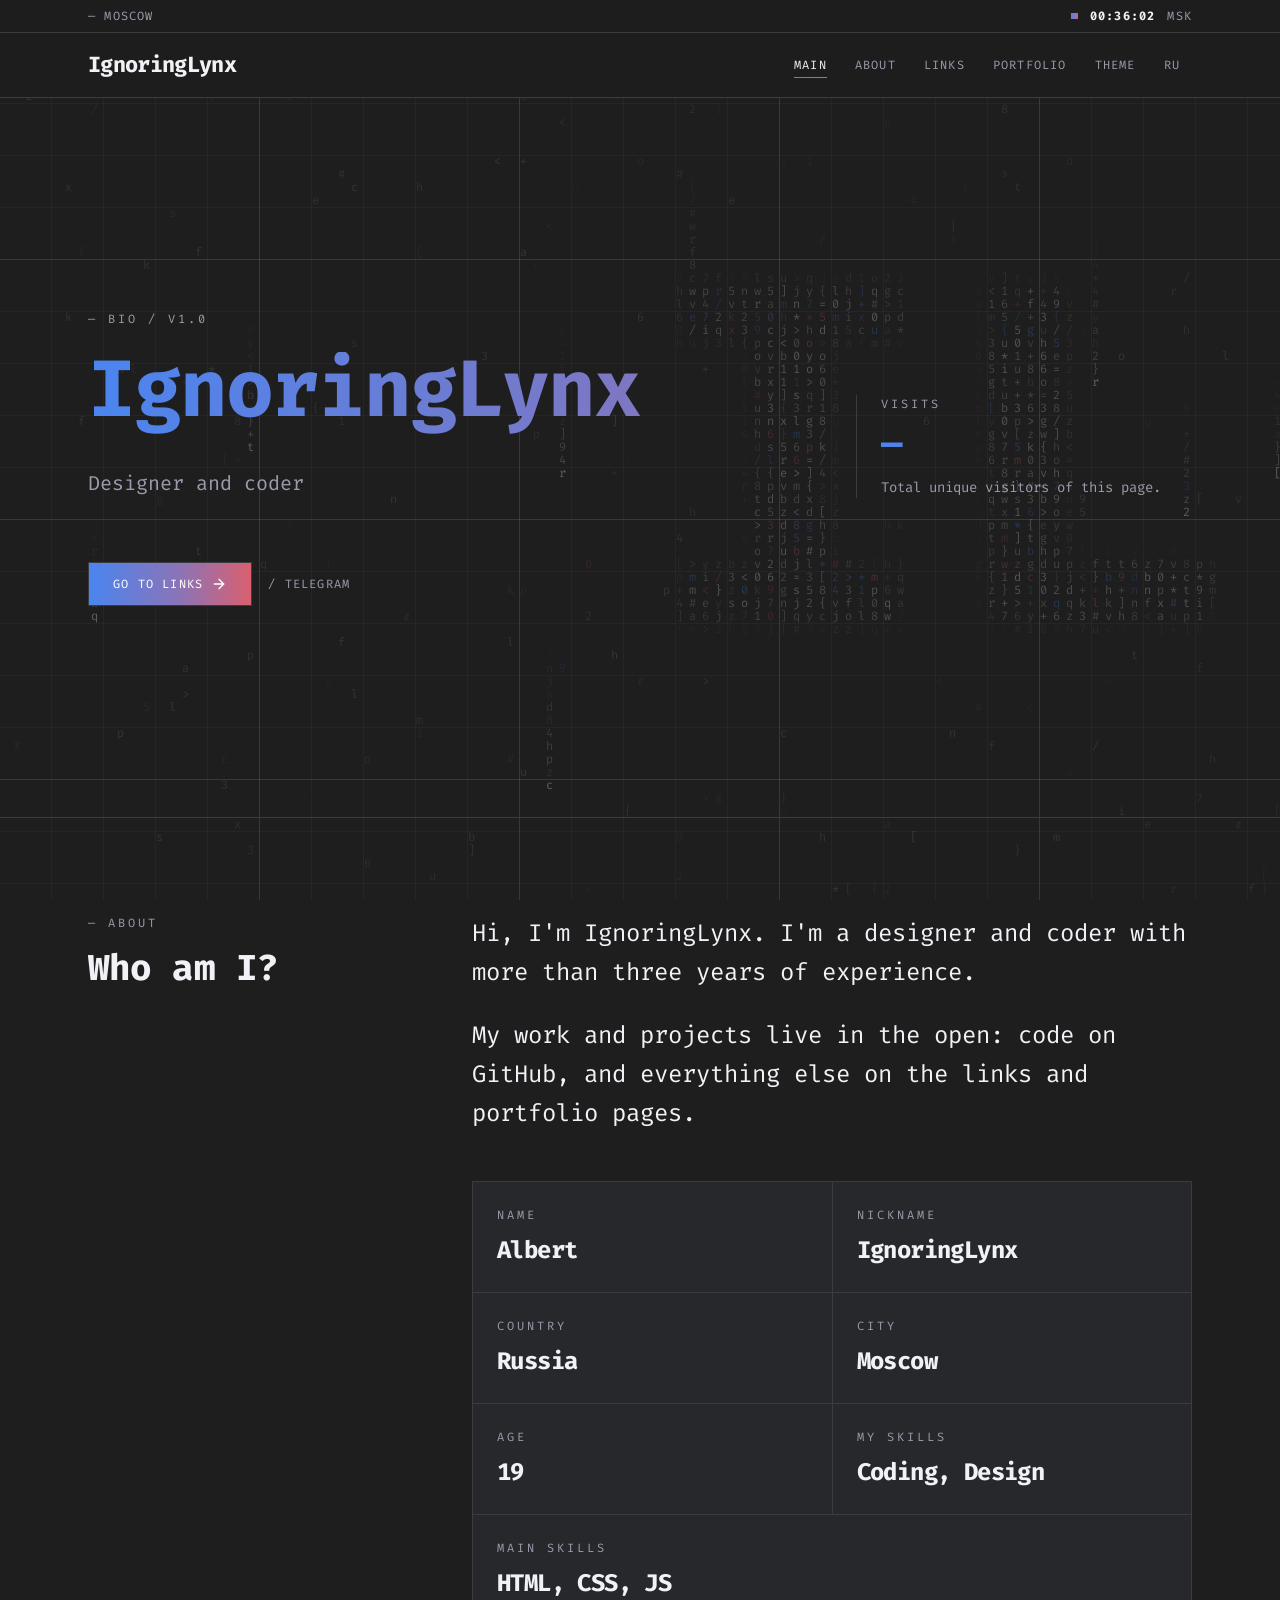
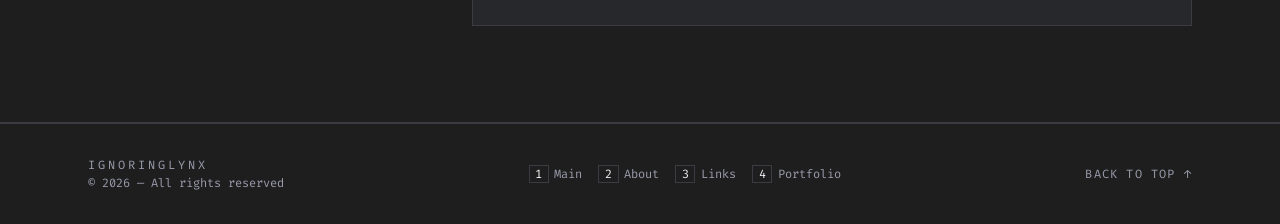
<file: index.html>
<!doctype html>
<html lang="en">
<head>
<meta charset="utf-8">
<meta name="viewport" content="width=device-width, initial-scale=1">
<title>IgnoringLynx</title>
<meta name="description" content="Personal biography and links of IgnoringLynx.">
<meta name="author" content="IgnoringLynx">
<meta property="og:title" content="IgnoringLynx">
<meta property="og:description" content="Personal biography and links of IgnoringLynx.">
<meta property="og:type" content="website">
<link rel="icon" href="data:image/svg+xml,%3Csvg xmlns='http://www.w3.org/2000/svg' viewBox='0 0 32 32'%3E%3Crect width='32' height='32' fill='%231e1e1f'/%3E%3Ctext x='16' y='22' font-family='monospace' font-size='16' font-weight='700' fill='%23fff' text-anchor='middle'%3EIL%3C/text%3E%3C/svg%3E">
<link rel="preload" href="fonts/fira-code-cyrillic.woff2" as="font" type="font/woff2" crossorigin>
<link rel="preload" href="fonts/fira-code-latin.woff2" as="font" type="font/woff2" crossorigin>
<link rel="stylesheet" href="style.css">
<script>document.documentElement.classList.add("pending");setTimeout(function(){document.documentElement.classList.remove("pending")},1500)</script>
</head>
<body data-page="home">

<main id="top">
  <section class="hero">
    <div class="wrap pad">
      <div class="grid">
        <div class="c8">
          <span class="eyebrow">— Bio / v1.0</span>
          <h1>IgnoringLynx</h1>
          <p class="lead">Designer and coder</p>
        </div>
        <div class="c4 side">
          <div class="stat">
            <span class="eyebrow">Visits</span>
            <strong id="visits">—</strong>
            <small data-ru="Всего уникальных посетителей страницы.">Total unique visitors of this page.</small>
          </div>
        </div>
      </div>
      <div class="cta">
        <a class="btn" href="links.html"><span data-ru="Перейти к ссылкам">Go to links</span>
          <svg viewBox="0 0 24 24" fill="none" stroke="currentColor" stroke-width="2" stroke-linecap="round" stroke-linejoin="round" aria-hidden="true"><path d="M5 12h14"/><path d="m12 5 7 7-7 7"/></svg>
        </a>
        <a class="ul" href="https://t.me/IgnoringLynx" target="_blank" rel="noopener noreferrer">/ Telegram</a>
      </div>
    </div>
  </section>

  <section id="about">
    <div class="wrap pad">
      <div class="grid">
        <div class="c4 reveal"><span class="eyebrow">— About</span><h2 data-ru="Кто я?">Who am I?</h2></div>
        <div class="c8 reveal">
          <div class="about">
            <p data-ru="Привет, я IgnoringLynx. Я дизайнер и программист с опытом более трёх лет.">Hi, I'm IgnoringLynx. I'm a designer and coder with more than three years of experience.</p>
            <p data-ru="Мои работы и проекты открыты для всех: код на GitHub, всё остальное — на страницах ссылок и портфолио.">My work and projects live in the open: code on GitHub, and everything else on the links and portfolio pages.</p>
          </div>
          <dl class="info">
            <div><dt class="eyebrow">Name</dt><dd data-ru="Альберт">Albert</dd></div>
            <div><dt class="eyebrow">Nickname</dt><dd>IgnoringLynx</dd></div>
            <div><dt class="eyebrow">Country</dt><dd data-ru="Россия">Russia</dd></div>
            <div><dt class="eyebrow">City</dt><dd data-ru="Москва">Moscow</dd></div>
            <div><dt class="eyebrow">Age</dt><dd>19</dd></div>
            <div><dt class="eyebrow">My Skills</dt><dd data-ru="Программирование, дизайн">Coding, Design</dd></div>
            <div class="wide"><dt class="eyebrow">Main Skills</dt><dd>HTML, CSS, JS</dd></div>
          </dl>
        </div>
      </div>
    </div>
  </section>
</main>

<script src="app.js"></script>
</body>
</html>
</file>
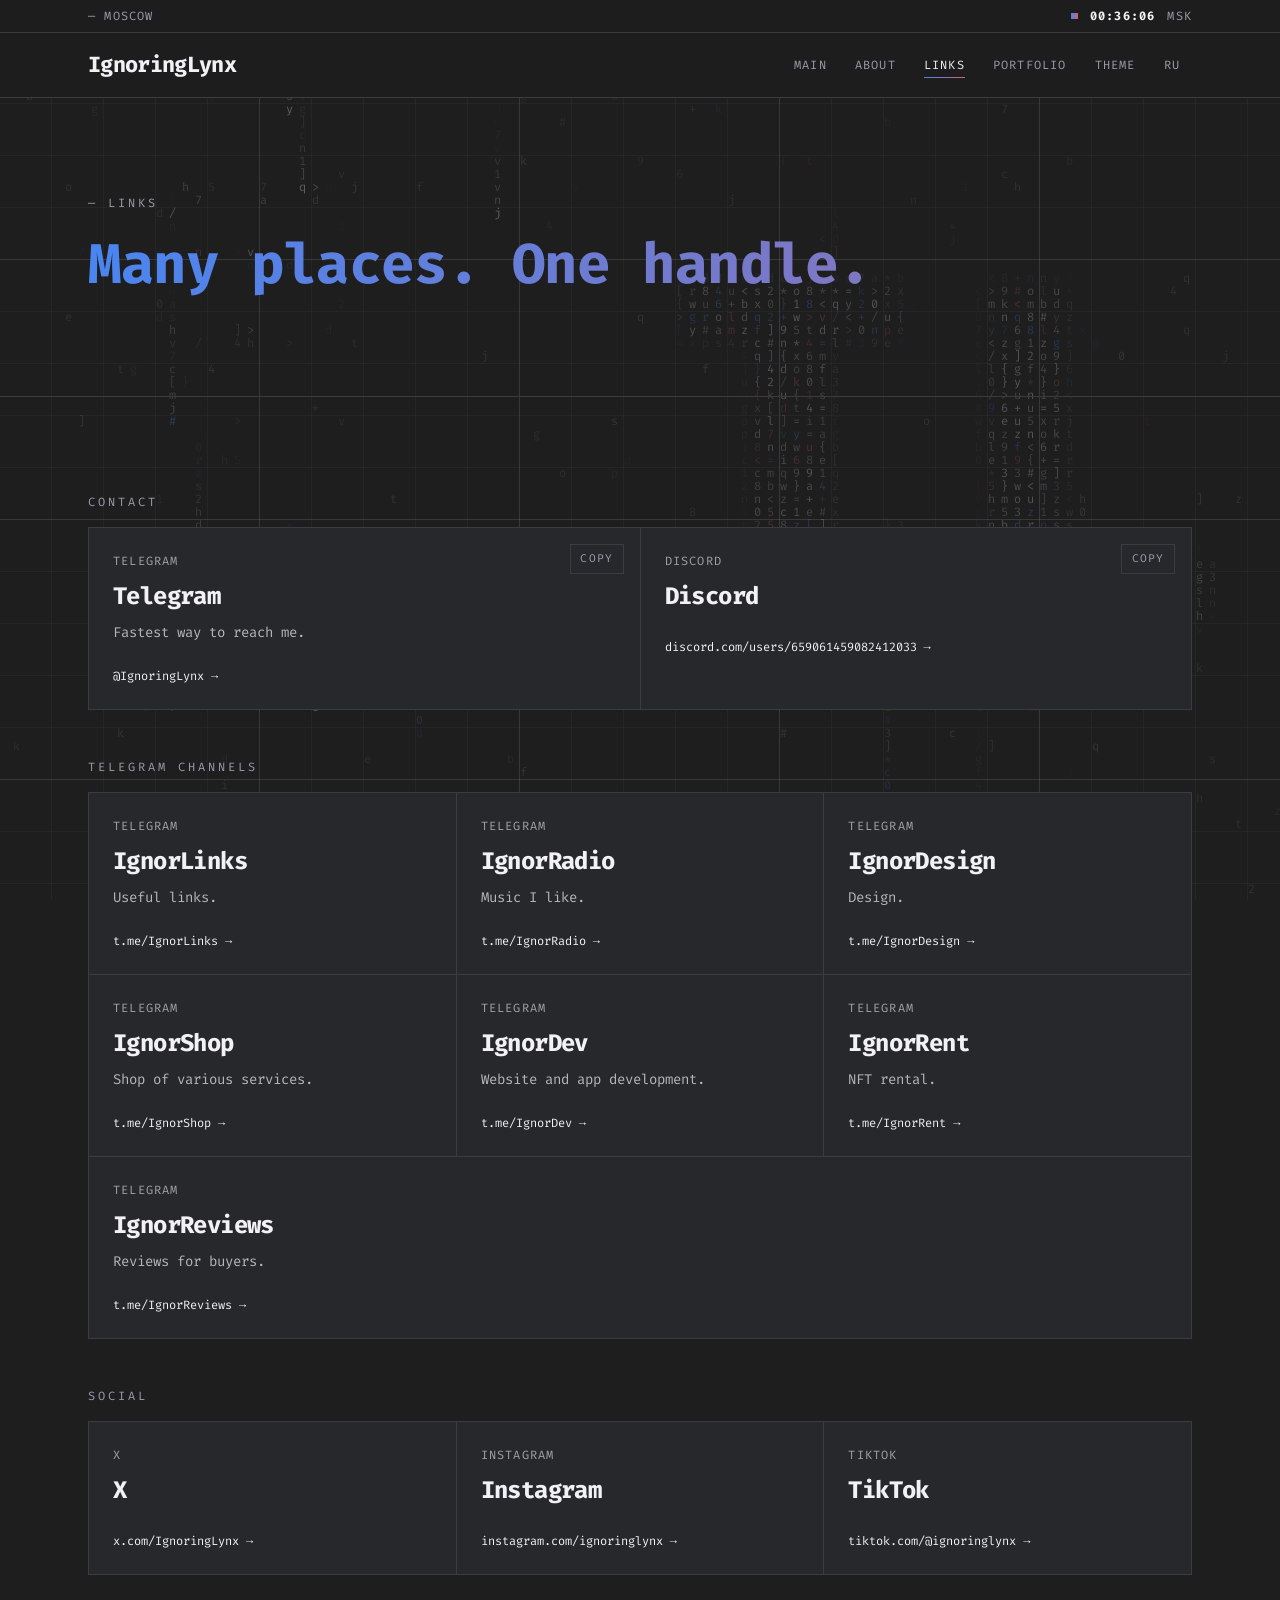
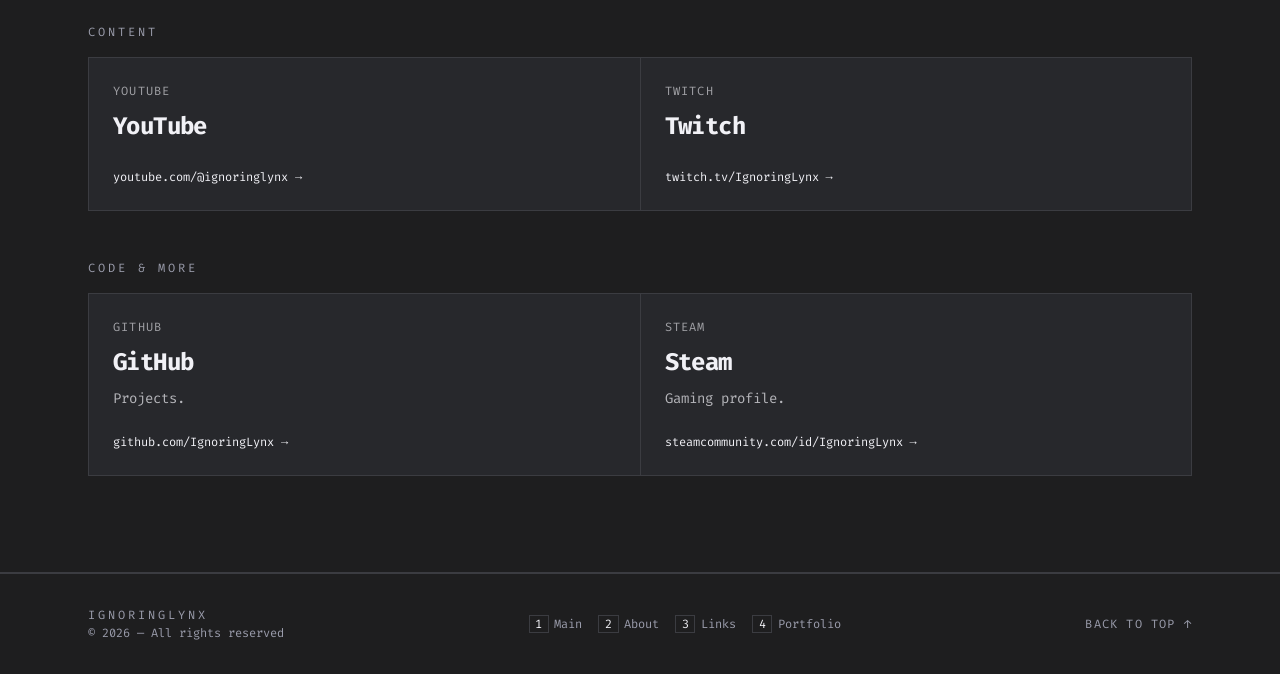
<file: links.html>
<!doctype html>
<html lang="en">
<head>
<meta charset="utf-8">
<meta name="viewport" content="width=device-width, initial-scale=1">
<title>Links — IgnoringLynx</title>
<meta name="description" content="All links and social networks of IgnoringLynx.">
<meta name="author" content="IgnoringLynx">
<meta property="og:title" content="Links — IgnoringLynx">
<meta property="og:description" content="All links and social networks of IgnoringLynx.">
<meta property="og:type" content="website">
<link rel="icon" href="data:image/svg+xml,%3Csvg xmlns='http://www.w3.org/2000/svg' viewBox='0 0 32 32'%3E%3Crect width='32' height='32' fill='%231e1e1f'/%3E%3Ctext x='16' y='22' font-family='monospace' font-size='16' font-weight='700' fill='%23fff' text-anchor='middle'%3EIL%3C/text%3E%3C/svg%3E">
<link rel="preload" href="fonts/fira-code-cyrillic.woff2" as="font" type="font/woff2" crossorigin>
<link rel="preload" href="fonts/fira-code-latin.woff2" as="font" type="font/woff2" crossorigin>
<link rel="stylesheet" href="style.css">
<script>document.documentElement.classList.add("pending");setTimeout(function(){document.documentElement.classList.remove("pending")},1500)</script>
</head>
<body data-page="links">

<main id="top">
  <section>
    <div class="wrap pad">
      <span class="eyebrow">— Links</span>
      <h1 class="sub" data-ru="Много мест. Один ник.">Many places. One handle.</h1>
    </div>
  </section>

  <section>
    <div class="wrap pad">
      <div class="groups">
        <div class="group reveal">
          <span class="eyebrow">Contact</span>
          <div class="cards">
            <div class="cardwrap">
              <a class="card" href="https://t.me/IgnoringLynx" target="_blank" rel="noopener noreferrer"><span class="k">telegram</span><span class="n">Telegram</span><span class="d" data-ru="Быстрее всего связаться со мной.">Fastest way to reach me.</span><span class="h">@IgnoringLynx →</span></a>
              <button class="copy" type="button" data-copy="@IgnoringLynx" data-ru="Копировать">Copy</button>
            </div>
            <div class="cardwrap">
              <a class="card" href="https://discordapp.com/users/659061459082412033" target="_blank" rel="noopener noreferrer"><span class="k">discord</span><span class="n">Discord</span><span class="h">discord.com/users/659061459082412033 →</span></a>
              <button class="copy" type="button" data-copy="IgnoringLynx" data-ru="Копировать">Copy</button>
            </div>
          </div>
        </div>
        <div class="group reveal">
          <span class="eyebrow">Telegram Channels</span>
          <div class="cards three">
            <a class="card" href="https://t.me/IgnorLinks" target="_blank" rel="noopener noreferrer"><span class="k">telegram</span><span class="n">IgnorLinks</span><span class="d" data-ru="Полезные ссылки.">Useful links.</span><span class="h">t.me/IgnorLinks →</span></a>
            <a class="card" href="https://t.me/IgnorRadio" target="_blank" rel="noopener noreferrer"><span class="k">telegram</span><span class="n">IgnorRadio</span><span class="d" data-ru="Музыка, которая мне нравится.">Music I like.</span><span class="h">t.me/IgnorRadio →</span></a>
            <a class="card" href="https://t.me/IgnorDesign" target="_blank" rel="noopener noreferrer"><span class="k">telegram</span><span class="n">IgnorDesign</span><span class="d" data-ru="Дизайн.">Design.</span><span class="h">t.me/IgnorDesign →</span></a>
            <a class="card" href="https://t.me/IgnorShop" target="_blank" rel="noopener noreferrer"><span class="k">telegram</span><span class="n">IgnorShop</span><span class="d" data-ru="Магазин различных услуг.">Shop of various services.</span><span class="h">t.me/IgnorShop →</span></a>
            <a class="card" href="https://t.me/IgnorDev" target="_blank" rel="noopener noreferrer"><span class="k">telegram</span><span class="n">IgnorDev</span><span class="d" data-ru="Разработка сайтов и приложений.">Website and app development.</span><span class="h">t.me/IgnorDev →</span></a>
            <a class="card" href="https://t.me/IgnorRent" target="_blank" rel="noopener noreferrer"><span class="k">telegram</span><span class="n">IgnorRent</span><span class="d" data-ru="Аренда NFT.">NFT rental.</span><span class="h">t.me/IgnorRent →</span></a>
            <a class="card" href="https://t.me/IgnorReviews" target="_blank" rel="noopener noreferrer"><span class="k">telegram</span><span class="n">IgnorReviews</span><span class="d" data-ru="Отзывы для покупателей.">Reviews for buyers.</span><span class="h">t.me/IgnorReviews →</span></a>
          </div>
        </div>
        <div class="group reveal">
          <span class="eyebrow">Social</span>
          <div class="cards three">
            <a class="card" href="https://x.com/IgnoringLynx" target="_blank" rel="noopener noreferrer"><span class="k">x</span><span class="n">X</span><span class="h">x.com/IgnoringLynx →</span></a>
            <a class="card" href="https://www.instagram.com/ignoringlynx" target="_blank" rel="noopener noreferrer"><span class="k">instagram</span><span class="n">Instagram</span><span class="h">instagram.com/ignoringlynx →</span></a>
            <a class="card" href="https://tiktok.com/@ignoringlynx" target="_blank" rel="noopener noreferrer"><span class="k">tiktok</span><span class="n">TikTok</span><span class="h">tiktok.com/@ignoringlynx →</span></a>
          </div>
        </div>
        <div class="group reveal">
          <span class="eyebrow">Content</span>
          <div class="cards">
            <a class="card" href="https://youtube.com/@ignoringlynx" target="_blank" rel="noopener noreferrer"><span class="k">youtube</span><span class="n">YouTube</span><span class="h">youtube.com/@ignoringlynx →</span></a>
            <a class="card" href="https://twitch.tv/IgnoringLynx" target="_blank" rel="noopener noreferrer"><span class="k">twitch</span><span class="n">Twitch</span><span class="h">twitch.tv/IgnoringLynx →</span></a>
          </div>
        </div>
        <div class="group reveal">
          <span class="eyebrow">Code &amp; More</span>
          <div class="cards">
            <a class="card" href="https://github.com/IgnoringLynx" target="_blank" rel="noopener noreferrer"><span class="k">github</span><span class="n">GitHub</span><span class="d" data-ru="Проекты.">Projects.</span><span class="h">github.com/IgnoringLynx →</span></a>
            <a class="card" href="https://steamcommunity.com/id/IgnoringLynx/" target="_blank" rel="noopener noreferrer"><span class="k">steam</span><span class="n">Steam</span><span class="d" data-ru="Игровой профиль.">Gaming profile.</span><span class="h">steamcommunity.com/id/IgnoringLynx →</span></a>
          </div>
        </div>
      </div>
    </div>
  </section>
</main>

<script src="app.js"></script>
</body>
</html>
</file>
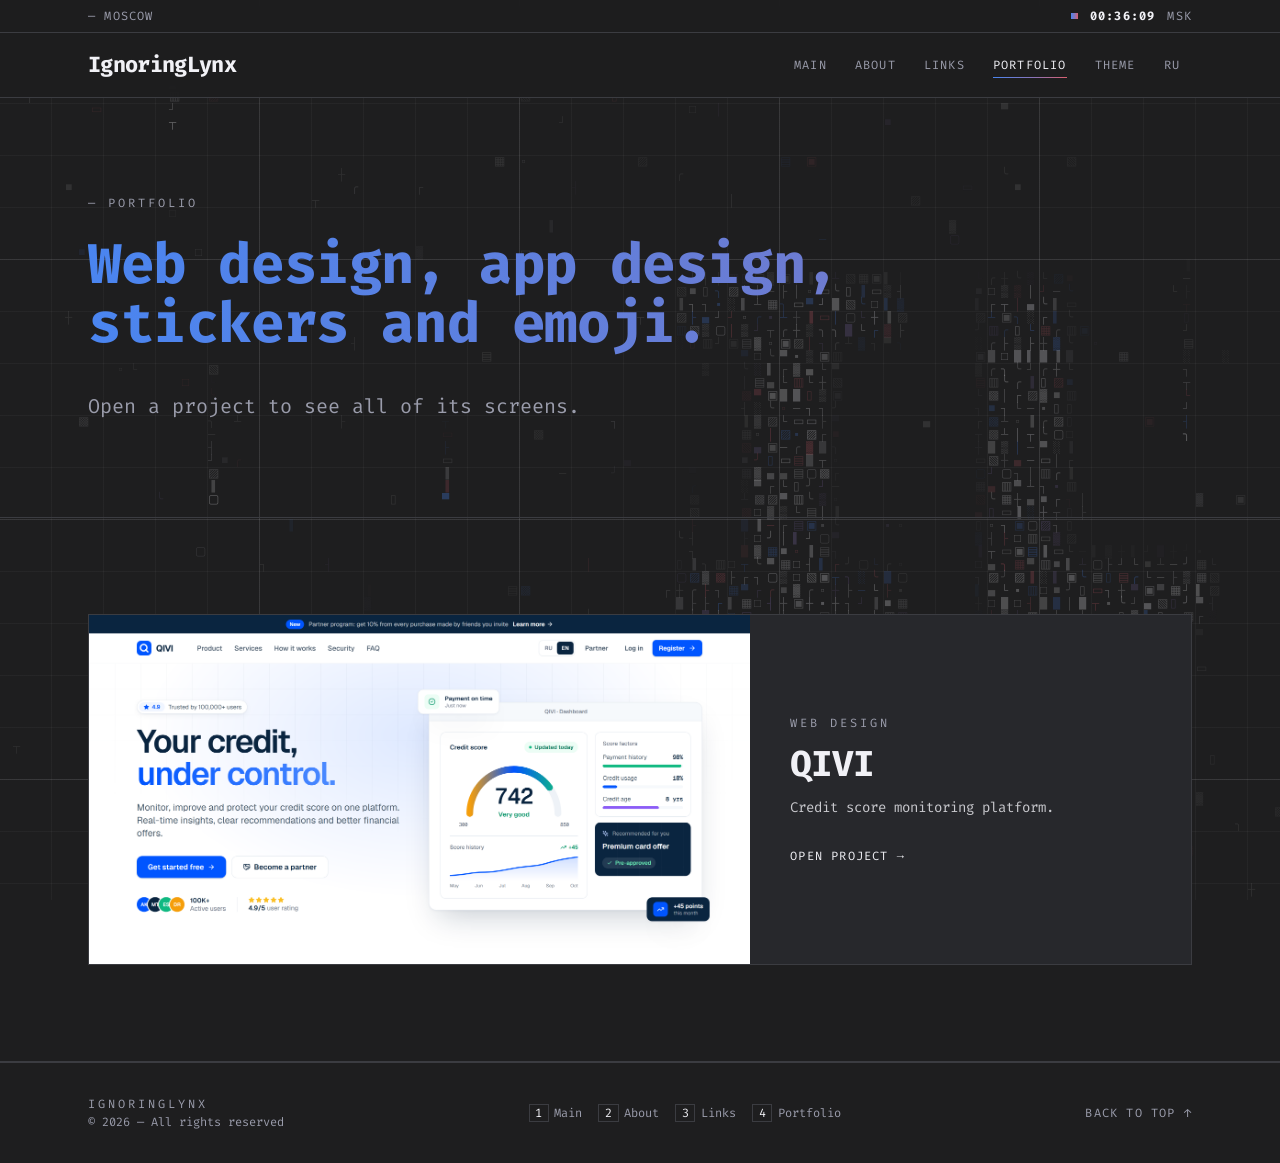
<file: portfolio.html>
<!doctype html>
<html lang="en">
<head>
<meta charset="utf-8">
<meta name="viewport" content="width=device-width, initial-scale=1">
<title>Portfolio — IgnoringLynx</title>
<meta name="description" content="Design and development work by IgnoringLynx.">
<meta name="author" content="IgnoringLynx">
<meta property="og:title" content="Portfolio — IgnoringLynx">
<meta property="og:description" content="Design and development work by IgnoringLynx.">
<meta property="og:type" content="website">
<link rel="icon" href="data:image/svg+xml,%3Csvg xmlns='http://www.w3.org/2000/svg' viewBox='0 0 32 32'%3E%3Crect width='32' height='32' fill='%231e1e1f'/%3E%3Ctext x='16' y='22' font-family='monospace' font-size='16' font-weight='700' fill='%23fff' text-anchor='middle'%3EIL%3C/text%3E%3C/svg%3E">
<link rel="preload" href="fonts/fira-code-cyrillic.woff2" as="font" type="font/woff2" crossorigin>
<link rel="preload" href="fonts/fira-code-latin.woff2" as="font" type="font/woff2" crossorigin>
<link rel="stylesheet" href="style.css">
<script>document.documentElement.classList.add("pending");setTimeout(function(){document.documentElement.classList.remove("pending")},1500)</script>
</head>
<body data-page="portfolio">

<main id="top">
  <section>
    <div class="wrap pad">
      <span class="eyebrow">— Portfolio</span>
      <h1 class="sub" data-ru="Веб-дизайн, дизайн приложений, стикеры и эмодзи.">Web design, app design, stickers and emoji.</h1>
      <p class="lead" data-ru="Откройте проект, чтобы увидеть все экраны.">Open a project to see all of its screens.</p>
    </div>
  </section>

  <section>
    <div class="wrap pad">
      <div class="gallery reveal">
        <a class="work project" href="project-qivi.html">
          <div class="art shot"><img src="images/01-home-hero-desktop-en.png" alt="QIVI" decoding="async"></div>
          <div class="cap">
            <span class="eyebrow">Web Design</span>
            <b>QIVI</b>
            <span class="d" data-ru="Платформа для мониторинга кредитного рейтинга." >Credit score monitoring platform.</span>
            <span class="more" data-ru="Открыть проект →">Open project →</span>
          </div>
        </a>
      </div>
    </div>
  </section>
</main>

<script src="app.js"></script>
</body>
</html>
</file>
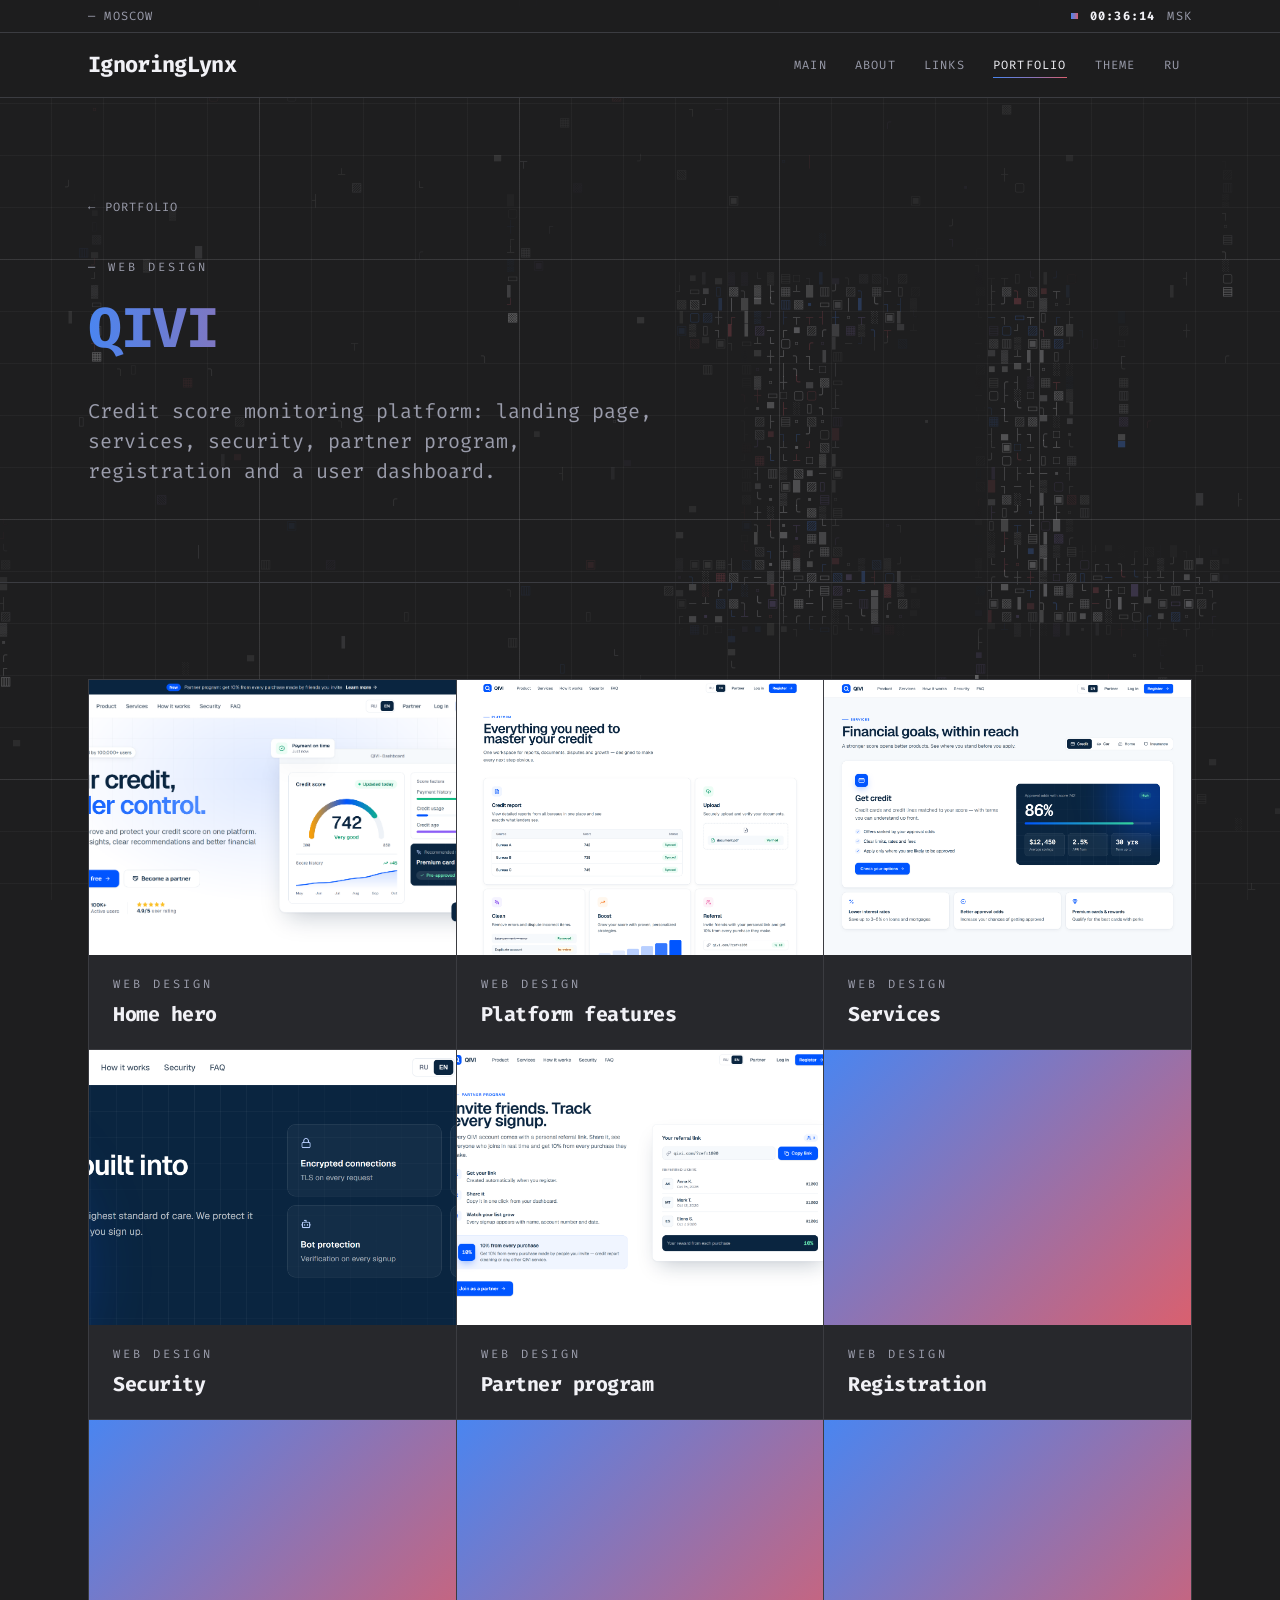
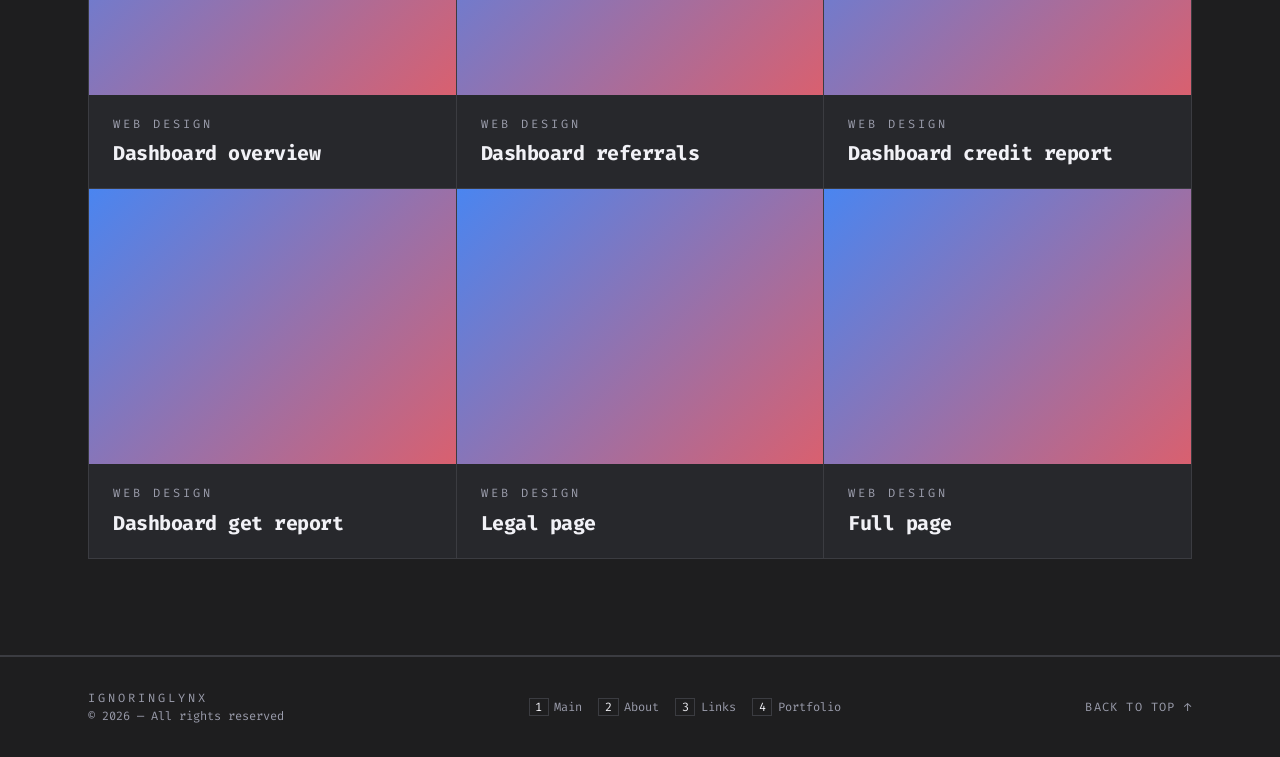
<file: project-qivi.html>
<!doctype html>
<html lang="en">
<head>
<meta charset="utf-8">
<meta name="viewport" content="width=device-width, initial-scale=1">
<title>QIVI — IgnoringLynx</title>
<meta name="description" content="QIVI: web design of a credit score monitoring platform by IgnoringLynx.">
<meta name="author" content="IgnoringLynx">
<meta property="og:title" content="QIVI — IgnoringLynx">
<meta property="og:description" content="QIVI: web design of a credit score monitoring platform by IgnoringLynx.">
<meta property="og:type" content="website">
<link rel="icon" href="data:image/svg+xml,%3Csvg xmlns='http://www.w3.org/2000/svg' viewBox='0 0 32 32'%3E%3Crect width='32' height='32' fill='%231e1e1f'/%3E%3Ctext x='16' y='22' font-family='monospace' font-size='16' font-weight='700' fill='%23fff' text-anchor='middle'%3EIL%3C/text%3E%3C/svg%3E">
<link rel="preload" href="fonts/fira-code-cyrillic.woff2" as="font" type="font/woff2" crossorigin>
<link rel="preload" href="fonts/fira-code-latin.woff2" as="font" type="font/woff2" crossorigin>
<link rel="stylesheet" href="style.css">
<script>document.documentElement.classList.add("pending");setTimeout(function(){document.documentElement.classList.remove("pending")},1500)</script>
</head>
<body data-page="portfolio">

<main id="top">
  <section>
    <div class="wrap pad">
      <a class="ul" href="portfolio.html" data-ru="← Портфолио">← Portfolio</a>
      <span class="eyebrow" style="margin-top:2.5rem">— Web Design</span>
      <h1 class="sub">QIVI</h1>
      <p class="lead" data-ru="Платформа для мониторинга кредитного рейтинга: лендинг, услуги, безопасность, партнёрская программа, регистрация и личный кабинет.">Credit score monitoring platform: landing page, services, security, partner program, registration and a user dashboard.</p>
    </div>
  </section>

  <section>
    <div class="wrap pad">
      <div class="gallery reveal">
        <button class="work" type="button" data-tag="Web Design">
          <div class="art shot"><img src="images/01-home-hero-desktop-en.png" alt="Home hero" loading="lazy" decoding="async"></div>
          <div class="cap"><span class="eyebrow">Web Design</span><b data-ru="Главный экран">Home hero</b></div>
        </button>
        <button class="work" type="button" data-tag="Web Design">
          <div class="art shot"><img src="images/02-platform-features-desktop-en.png" alt="Platform features" loading="lazy" decoding="async"></div>
          <div class="cap"><span class="eyebrow">Web Design</span><b data-ru="Возможности платформы">Platform features</b></div>
        </button>
        <button class="work" type="button" data-tag="Web Design">
          <div class="art shot"><img src="images/03-services-desktop-en.png" alt="Services" loading="lazy" decoding="async"></div>
          <div class="cap"><span class="eyebrow">Web Design</span><b data-ru="Услуги">Services</b></div>
        </button>
        <button class="work" type="button" data-tag="Web Design">
          <div class="art shot"><img src="images/04-security-desktop-en.png" alt="Security" loading="lazy" decoding="async"></div>
          <div class="cap"><span class="eyebrow">Web Design</span><b data-ru="Безопасность">Security</b></div>
        </button>
        <button class="work" type="button" data-tag="Web Design">
          <div class="art shot"><img src="images/05-partner-program-desktop-en.png" alt="Partner program" loading="lazy" decoding="async"></div>
          <div class="cap"><span class="eyebrow">Web Design</span><b data-ru="Партнёрская программа">Partner program</b></div>
        </button>
        <button class="work" type="button" data-tag="Web Design">
          <div class="art shot"><img src="images/06-registration-desktop-en.png" alt="Registration" loading="lazy" decoding="async"></div>
          <div class="cap"><span class="eyebrow">Web Design</span><b data-ru="Регистрация">Registration</b></div>
        </button>
        <button class="work" type="button" data-tag="Web Design">
          <div class="art shot"><img src="images/07-dashboard-overview-desktop-en.png" alt="Dashboard overview" loading="lazy" decoding="async"></div>
          <div class="cap"><span class="eyebrow">Web Design</span><b data-ru="Дашборд: обзор">Dashboard overview</b></div>
        </button>
        <button class="work" type="button" data-tag="Web Design">
          <div class="art shot"><img src="images/08-dashboard-referrals-desktop-en.png" alt="Dashboard referrals" loading="lazy" decoding="async"></div>
          <div class="cap"><span class="eyebrow">Web Design</span><b data-ru="Дашборд: рефералы">Dashboard referrals</b></div>
        </button>
        <button class="work" type="button" data-tag="Web Design">
          <div class="art shot"><img src="images/09-dashboard-credit-report-desktop-en.png" alt="Dashboard credit report" loading="lazy" decoding="async"></div>
          <div class="cap"><span class="eyebrow">Web Design</span><b data-ru="Дашборд: кредитный отчёт">Dashboard credit report</b></div>
        </button>
        <button class="work" type="button" data-tag="Web Design">
          <div class="art shot"><img src="images/10-dashboard-get-report-desktop-en.png" alt="Dashboard get report" loading="lazy" decoding="async"></div>
          <div class="cap"><span class="eyebrow">Web Design</span><b data-ru="Дашборд: получить отчёт">Dashboard get report</b></div>
        </button>
        <button class="work" type="button" data-tag="Web Design">
          <div class="art shot"><img src="images/11-legal-page-desktop-en.png" alt="Legal page" loading="lazy" decoding="async"></div>
          <div class="cap"><span class="eyebrow">Web Design</span><b data-ru="Юридическая страница">Legal page</b></div>
        </button>
        <button class="work" type="button" data-tag="Web Design" data-tall>
          <div class="art shot"><img src="images/12-full-page-desktop-en.png" alt="Full page" loading="lazy" decoding="async"></div>
          <div class="cap"><span class="eyebrow">Web Design</span><b data-ru="Страница целиком">Full page</b></div>
        </button>
      </div>
    </div>
  </section>
<div class="lb" id="lb" hidden role="dialog" aria-modal="true" aria-label="Gallery">
  <div class="lb-top">
    <span class="eyebrow lb-count"></span>
    <div class="lb-btns">
      <button class="lb-btn lb-zout" type="button" aria-label="Zoom out">−</button>
      <button class="lb-btn lb-zoom" type="button" aria-label="Reset zoom">100%</button>
      <button class="lb-btn lb-zin" type="button" aria-label="Zoom in">+</button>
      <button class="lb-btn lb-fs" type="button" data-ru="На весь экран">Fullscreen</button>
      <button class="lb-btn lb-close" type="button" data-ru="Закрыть">Close</button>
    </div>
  </div>
  <div class="lb-main">
    <button class="lb-nav lb-prev" type="button" aria-label="Previous">←</button>
    <div class="lb-stage"></div>
    <button class="lb-nav lb-next" type="button" aria-label="Next">→</button>
  </div>
  <div class="lb-bottom">
    <span class="eyebrow lb-tag"></span>
    <b class="lb-title"></b>
  </div>
</div>
</main>

<script src="app.js"></script>
<script src="gallery.js"></script>
</body>
</html>
</file>
<file: style.css>
@font-face {
  font-family: "Fira Code";
  font-style: normal;
  font-weight: 300 700;
  font-display: swap;
  src: url("fonts/fira-code-cyrillic.woff2") format("woff2");
  unicode-range: U+0301, U+0400-045F, U+0490-0491, U+04B0-04B1, U+2116;
}
@font-face {
  font-family: "Fira Code";
  font-style: normal;
  font-weight: 300 700;
  font-display: swap;
  src: url("fonts/fira-code-latin.woff2") format("woff2");
  unicode-range: U+0000-00FF, U+0131, U+0152-0153, U+02BB-02BC, U+02C6, U+02DA, U+02DC, U+2000-206F, U+2074, U+20AC, U+2122, U+2191, U+2193, U+2212, U+2215, U+FEFF, U+FFFD;
}@font-face {
  font-family: "Geist";
  font-style: normal;
  font-weight: 100 900;
  font-display: swap;
  src: url("fonts/geist-cyrillic.woff2") format("woff2");
  unicode-range: U+0301, U+0400-045F, U+0490-0491, U+04B0-04B1, U+2116;
}
@font-face {
  font-family: "Geist";
  font-style: normal;
  font-weight: 100 900;
  font-display: swap;
  src: url("fonts/geist-latin.woff2") format("woff2");
  unicode-range: U+0000-00FF, U+0131, U+0152-0153, U+02BB-02BC, U+02C6, U+02DA, U+02DC, U+0304, U+0308, U+0329, U+2000-206F, U+20AC, U+2122, U+2191, U+2193, U+2212, U+2215, U+FEFF, U+FFFD;
}
@font-face {
  font-family: "Geist Mono";
  font-style: normal;
  font-weight: 100 900;
  font-display: swap;
  src: url("fonts/geist-mono-cyrillic.woff2") format("woff2");
  unicode-range: U+0301, U+0400-045F, U+0490-0491, U+04B0-04B1, U+2116;
}
@font-face {
  font-family: "Geist Mono";
  font-style: normal;
  font-weight: 100 900;
  font-display: swap;
  src: url("fonts/geist-mono-latin.woff2") format("woff2");
  unicode-range: U+0000-00FF, U+0131, U+0152-0153, U+02BB-02BC, U+02C6, U+02DA, U+02DC, U+0304, U+0308, U+0329, U+2000-206F, U+20AC, U+2122, U+2191, U+2193, U+2212, U+2215, U+FEFF, U+FFFD;
}:root {
  --background: #1e1e1f;
  --surface: #27282c;
  --foreground: #f1f1f6;
  --border: #3b3c41;
  --muted: #9a9cab;
  --grad: linear-gradient(90deg, #4a85f0, #8a74b8 55%, #d9606f);
  --sans: "Fira Code", ui-monospace, SFMono-Regular, Menlo, Consolas, "Liberation Mono", monospace;
  --mono: "Fira Code", ui-monospace, SFMono-Regular, Menlo, Consolas, monospace;
}
:root[data-theme="light"] {
  --background: #f3f3f8;
  --surface: #ffffff;
  --foreground: #1e1e1f;
  --border: #cfd0da;
  --muted: #6a6c7a;
}
.glyphs { position: fixed; inset: 0; width: 100%; height: 100%; z-index: -1; pointer-events: none; }
.glyphs.blueprint {
  background-image:
    linear-gradient(to right, color-mix(in srgb, var(--foreground) 9%, transparent) 1px, transparent 1px),
    linear-gradient(to bottom, color-mix(in srgb, var(--foreground) 9%, transparent) 1px, transparent 1px),
    linear-gradient(to right, color-mix(in srgb, var(--foreground) 4%, transparent) 1px, transparent 1px),
    linear-gradient(to bottom, color-mix(in srgb, var(--foreground) 4%, transparent) 1px, transparent 1px);
  background-size: 260px 260px, 260px 260px, 52px 52px, 52px 52px;
  background-position: -1px -1px, -1px -1px, -1px -1px, -1px -1px;
}
.il-bg { position: fixed; inset: 0; z-index: -1; overflow: hidden; pointer-events: none; }
.il-rot {
  position: absolute;
  left: 50%;
  top: 50%;
  width: 0;
  transform: translate(-50%, -50%) rotate(-18deg);
}
.il-row {
  width: max-content;
  height: var(--il-pitch);
  line-height: var(--il-pitch);
  font-family: var(--sans);
  font-size: var(--il-size);
  font-weight: 800;
  letter-spacing: .04em;
  white-space: pre;
  color: color-mix(in srgb, var(--foreground) 5%, transparent);
  animation: il-left 180s linear infinite;
  will-change: transform;
}
@keyframes il-left {
  from { transform: translateX(0); }
  to { transform: translateX(calc(var(--il-shift, 3000px) * -1)); }
}
@media (prefers-reduced-motion: reduce) {
  .il-row { animation: none; }
}
*, *::before, *::after { box-sizing: border-box; margin: 0; padding: 0; }
html { scroll-behavior: smooth; scroll-padding-top: 7rem; }
body {
  font-family: var(--sans);
  background: var(--background);
  color: var(--foreground);
  min-height: 100vh;
  display: flex;
  flex-direction: column;
  line-height: 1.5;
  -webkit-font-smoothing: antialiased;
}
body.lb-open { overflow: hidden; }
html.pending body { visibility: hidden; }
a { color: inherit; text-decoration: none; }
button { font: inherit; color: inherit; }
::selection { background: #8a74b8; color: #fff; }
.wrap { max-width: 72rem; margin: 0 auto; padding: 0 1.5rem; width: 100%; }
.eyebrow {
  font-family: var(--mono);
  font-size: .75rem;
  letter-spacing: .25em;
  text-transform: uppercase;
  color: var(--muted);
  display: block;
}
header {
  position: sticky;
  top: 0;
  z-index: 50;
  border-bottom: 1px solid var(--border);
  background: color-mix(in srgb, var(--background) 92%, transparent);
  backdrop-filter: blur(8px);
  transition: transform .3s;
}
@media (prefers-reduced-motion: reduce) { header { transition: none; } }
.strip { border-bottom: 1px solid var(--border); max-height: 2.1rem; overflow: hidden; transition: max-height .25s ease, border-color .25s ease; }
header.hide { transform: translateY(-100%); }
.strip .wrap {
  height: 2rem;
  display: flex;
  align-items: center;
  justify-content: space-between;
  font-family: var(--mono);
  font-size: .75rem;
  letter-spacing: .1em;
  text-transform: uppercase;
  color: var(--muted);
}
.strip .clock { display: flex; align-items: center; gap: .75rem; }
.strip .clock b { font-weight: 700; color: var(--foreground); font-variant-numeric: tabular-nums; }
.strip .dot { width: .4rem; height: .4rem; background: var(--grad); display: inline-block; }
.bar { min-height: 4rem; transition: min-height .25s ease; display: flex; flex-wrap: wrap; align-items: center; justify-content: space-between; gap: 0 1rem; padding-top: .25rem; padding-bottom: .25rem; }
.brand { display: flex; align-items: center; gap: .75rem; }
.brand b { font-size: 1.375rem; font-weight: 700; letter-spacing: -.03em; line-height: 1; transition: font-size .25s ease; }
.burger, .menu-meta { display: none; }
.menu-tools { display: contents; }
@media (max-width: 480px) { .brand b { font-size: 1.125rem; } }
nav { display: flex; flex-wrap: wrap; align-items: center; gap: .25rem; }
nav a, .theme {
  position: relative;
  padding: .5rem .75rem;
  font-family: var(--mono);
  font-size: .75rem;
  letter-spacing: .1em;
  text-transform: uppercase;
  color: var(--muted);
  transition: color .3s;
  background: none;
  border: 0;
  cursor: pointer;
}
nav a:hover, .theme:hover, nav a.active { color: var(--foreground); }
nav a::after, .theme::after {
  content: "";
  position: absolute;
  left: .75rem; bottom: .25rem;
  width: 0; height: 1px;
  background: var(--grad);
  transition: width .3s;
}
nav a:hover::after, .theme:hover::after { width: calc(100% - 1.5rem); }
nav a.active::after { width: calc(100% - 1.5rem); }
.burger {
  position: relative;
  width: 2.5rem;
  height: 2.5rem;
  flex: none;
  background: none;
  border: 1px solid var(--border);
  color: var(--foreground);
  cursor: pointer;
  transition: border-color .3s;
}
.burger:hover { border-color: var(--foreground); }
.burger span {
  position: absolute;
  left: .6rem;
  right: .6rem;
  height: 2px;
  background: currentColor;
  transition: transform .3s ease, opacity .3s ease, top .3s ease;
}
.burger span:nth-child(1) { top: .8rem; }
.burger span:nth-child(2) { top: 1.15rem; }
.burger span:nth-child(3) { top: 1.5rem; }
header.open .burger span:nth-child(1) { top: 1.15rem; transform: rotate(45deg); }
header.open .burger span:nth-child(2) { opacity: 0; }
header.open .burger span:nth-child(3) { top: 1.15rem; transform: rotate(-45deg); }
body.menu-open { overflow: hidden; }
@media (max-width: 720px) {
  html { scroll-padding-top: 4.5rem; }
  .strip { display: none; }
  .bar { min-height: 3.5rem; flex-wrap: nowrap; padding-top: 0; padding-bottom: 0; }
  .burger { display: block; }
  nav {
    position: absolute;
    top: 100%;
    left: 0;
    right: 0;
    height: calc(100vh - 3.5rem);
    height: calc(100dvh - 3.5rem);
    flex-direction: column;
    flex-wrap: nowrap;
    align-items: stretch;
    justify-content: flex-start;
    gap: 0;
    padding: 1rem 1.5rem 1.5rem;
    background: var(--background);
    border-top: 1px solid var(--border);
    overflow-y: auto;
    opacity: 0;
    visibility: hidden;
    transform: translateY(-10px);
    transition: opacity .25s ease, transform .25s ease, visibility .25s ease;
  }
  header.open nav { opacity: 1; visibility: visible; transform: none; }
  nav a {
    display: flex;
    align-items: baseline;
    gap: .9rem;
    padding: 1.05rem 0;
    font-size: 1.5rem;
    letter-spacing: .04em;
    color: var(--foreground);
    border-bottom: 1px solid var(--border);
  }
  nav a::before { content: attr(data-key); font-size: .8rem; color: var(--muted); }
  nav a::after { left: 0; bottom: -1px; }
  nav a:hover::after, nav a.active::after { width: 100%; }
  nav a.active { color: var(--foreground); }
  .menu-tools { display: flex; flex-wrap: wrap; align-items: center; gap: .75rem; margin-top: auto; padding-top: 2rem; }
  .menu-tools .theme { padding: .75rem 1rem; border: 1px solid var(--border); }
  .menu-tools .theme::after { display: none; }
  .menu-meta {
    display: flex;
    align-items: center;
    gap: .6rem;
    width: 100%;
    margin-top: .5rem;
    font-size: .75rem;
    letter-spacing: .1em;
    text-transform: uppercase;
    color: var(--muted);
  }
  .menu-meta b { color: var(--foreground); font-variant-numeric: tabular-nums; }
}
section { border-bottom: 1px solid var(--border); }
.hero { min-height: 80vh; display: flex; flex-direction: column; justify-content: center; }
.pad { padding-top: 6rem; padding-bottom: 6rem; }
.grid { display: grid; gap: 3rem; }
@media (min-width: 768px) {
  .grid { grid-template-columns: repeat(12, 1fr); }
  .c4 { grid-column: span 4; }
  .c8 { grid-column: span 8; }
}
h1 {
  margin-top: 1.5rem;
  font-size: clamp(2.1rem, 8vw, 5rem);
  font-weight: 700;
  line-height: .95;
  letter-spacing: -.025em;
  text-wrap: balance;
  width: fit-content;
  max-width: 100%;
  background: var(--grad);
  -webkit-background-clip: text;
  background-clip: text;
  color: transparent;
  padding-bottom: .1em;
  background-size: 220% 100%;
  animation: breathe 18s ease-in-out infinite alternate;
}
@keyframes breathe {
  from { background-position: 0% 50%; }
  to { background-position: 100% 50%; }
}
h1.sub { font-size: clamp(1.75rem, 6vw, 3.5rem); line-height: 1.05; }
.stat strong { background: var(--grad); -webkit-background-clip: text; background-clip: text; color: transparent; }
h2 {
  margin-top: 1rem;
  font-size: clamp(1.875rem, 4vw, 2.25rem);
  font-weight: 700;
  letter-spacing: -.025em;
  line-height: 1.15;
}
.lead { margin-top: 2rem; max-width: 36rem; font-size: clamp(1.125rem, 2vw, 1.25rem); color: var(--muted); text-wrap: pretty; }
.stat { display: flex; flex-direction: column; gap: .75rem; border-left: 1px solid var(--border); padding-left: 1.5rem; justify-content: flex-end; }
.stat strong { font-family: var(--mono); font-size: 2.25rem; font-weight: 700; font-variant-numeric: tabular-nums; line-height: 1.1; }
.stat small { font-size: .875rem; color: var(--muted); }
.side { display: flex; flex-direction: column; justify-content: flex-end; }
.cta { margin-top: 4rem; display: flex; flex-direction: column; gap: 1rem; }
@media (min-width: 640px) { .cta { flex-direction: row; align-items: center; } }
.btn {
  display: inline-flex;
  align-items: center;
  justify-content: center;
  gap: .5rem;
  border: 1px solid var(--border);
  background: var(--grad);
  color: #fff;
  padding: .75rem 1.5rem;
  font-family: var(--mono);
  font-size: .75rem;
  letter-spacing: .1em;
  text-transform: uppercase;
  transition: background .3s, color .3s;
}
.btn:hover { background: var(--surface); color: var(--foreground); }
.btn svg { width: 1rem; height: 1rem; transition: transform .3s; }
.btn:hover svg { transform: translateX(4px); }
.ul {
  display: inline-block;
  position: relative;
  font-family: var(--mono);
  font-size: .75rem;
  letter-spacing: .1em;
  text-transform: uppercase;
  color: var(--muted);
  transition: color .3s;
}
.ul:hover { color: var(--foreground); }
.ul::after {
  content: "";
  position: absolute;
  left: 0; bottom: -2px;
  width: 0; height: 1px;
  background: var(--grad);
  transition: width .3s;
}
.ul:hover::after { width: 100%; }
.about { font-size: clamp(1.25rem, 2.5vw, 1.5rem); line-height: 1.625; text-wrap: pretty; }
.about p + p { margin-top: 1.5rem; }
.info { margin-top: 3rem; display: grid; gap: 1px; background: var(--border); border: 1px solid var(--border); }
@media (min-width: 640px) { .info { grid-template-columns: repeat(2, 1fr); } }
.info div { background: var(--surface); padding: 1.5rem; display: flex; flex-direction: column; gap: .5rem; }
@media (min-width: 640px) { .info .wide { grid-column: span 2; } }
.info dd { font-size: 1.5rem; font-weight: 700; letter-spacing: -.025em; }
.groups { display: flex; flex-direction: column; gap: 3rem; }
.group > .eyebrow { margin-bottom: 1rem; }
.cards { display: grid; gap: 1px; background: var(--border); border: 1px solid var(--border); }
@media (min-width: 640px) { .cards { grid-template-columns: repeat(2, 1fr); } }
@media (min-width: 640px) and (max-width: 767px) { .cards.three > :last-child:nth-child(odd) { grid-column: span 2; } }
@media (min-width: 768px) { .cards.three { grid-template-columns: repeat(3, 1fr); } .cards.three > :last-child:nth-child(3n+1) { grid-column: span 3; } }
.card {
  display: flex;
  flex-direction: column;
  gap: .5rem;
  background: var(--surface);
  padding: 1.5rem;
  transition: background .3s, color .3s;
}
.card:hover, .cardwrap:hover .card { background: var(--grad); color: #fff; }
.card .k { font-family: var(--mono); font-size: .75rem; letter-spacing: .1em; text-transform: uppercase; opacity: .6; }
.card .n { font-size: 1.5rem; font-weight: 700; letter-spacing: -.025em; }
.card .d { font-size: .875rem; opacity: .7; }
.card .h { margin-top: 1rem; font-family: var(--mono); font-size: .75rem; overflow-wrap: anywhere; }
.card:hover .h, .cardwrap:hover .card .h { text-decoration: underline; text-underline-offset: 4px; }
.cardwrap { position: relative; display: flex; }
.cardwrap .card { flex: 1; }
.copy {
  position: absolute;
  top: 1rem;
  right: 1rem;
  padding: .35rem .6rem;
  background: transparent;
  border: 1px solid var(--border);
  color: var(--muted);
  font-family: var(--mono);
  font-size: .7rem;
  letter-spacing: .1em;
  text-transform: uppercase;
  cursor: pointer;
  transition: background .3s, color .3s, border-color .3s;
}
.cardwrap:hover .copy { color: #fff; border-color: rgba(255, 255, 255, .6); }
.copy:hover { background: #fff; color: #1e1e1f; border-color: #fff; }
.cardwrap:hover .copy:hover { color: #1e1e1f; }
.copy.done, .cardwrap:hover .copy.done, .cardwrap .copy.done:hover { background: #fff; color: #1e1e1f; border-color: #fff; }
.gallery { display: grid; gap: 1px; background: var(--border); border: 1px solid var(--border); }
@media (min-width: 640px) { .gallery { grid-template-columns: repeat(2, 1fr); } }
@media (min-width: 1024px) { .gallery { grid-template-columns: repeat(3, 1fr); } }
.work {
  display: flex;
  flex-direction: column;
  background: var(--surface);
  border: 0;
  padding: 0;
  text-align: left;
  cursor: zoom-in;
  transition: background .3s, color .3s;
}
.work:hover, .work:focus-visible { background: var(--grad); color: #fff; outline: none; }
.work:hover .eyebrow, .work:focus-visible .eyebrow { color: rgba(255, 255, 255, .8); }
.work .cap { padding: 1.25rem 1.5rem; display: flex; flex-direction: column; gap: .35rem; }
.work .cap b { font-size: 1.25rem; letter-spacing: -.025em; }
.work.project { cursor: pointer; grid-column: 1 / -1; }
.work.project .art { aspect-ratio: auto; display: block; }
.work.project .art img { position: static; height: auto; display: block; }
.work.project .cap b { font-size: 2.25rem; letter-spacing: -.025em; }
.work .d { font-size: .875rem; opacity: .8; max-width: 32rem; }
.work .more { margin-top: 1.5rem; font-family: var(--mono); font-size: .75rem; letter-spacing: .1em; text-transform: uppercase; }
@media (min-width: 768px) {
  .work.project { flex-direction: row; }
  .work.project .art { width: 60%; flex: none; }
  .work.project .cap { flex: 1; justify-content: center; padding: 2.5rem; }
}
.art {
  aspect-ratio: 4 / 3;
  width: 100%;
  position: relative;
  overflow: hidden;
  display: grid;
  place-items: center;
  background: linear-gradient(var(--ang, 135deg), var(--c1, #4a85f0), var(--c2, #d9606f));
}
.art span { font-family: var(--mono); font-size: clamp(2.5rem, 6vw, 4rem); font-weight: 700; color: rgba(255, 255, 255, .85); letter-spacing: -.05em; }
.art img { position: absolute; inset: 0; width: 100%; height: 100%; object-fit: cover; object-position: top; transition: transform .3s; }
.work:hover .art img { transform: scale(1.03); }
.lb {
  position: fixed;
  inset: 0;
  z-index: 100;
  background: var(--background);
  --bar: 4.5rem;
  display: grid;
  grid-template-columns: minmax(0, 1fr);
  grid-template-rows: var(--bar) minmax(0, 1fr) var(--bar);
}
@media (max-width: 640px) { .lb { --bar: 6.25rem; } }
.lb[hidden] { display: none; }
.lb-top, .lb-bottom { display: flex; align-items: center; justify-content: space-between; gap: .5rem 1rem; padding: 0 1.5rem; overflow: hidden; }
.lb-top { border-bottom: 1px solid var(--border); }
.lb-bottom { border-top: 1px solid var(--border); justify-content: flex-start; flex-wrap: wrap; }
.lb-bottom .lb-title { font-size: 1.25rem; letter-spacing: -.025em; }
.lb-btns { display: flex; gap: .5rem; }
.lb-btn, .lb-nav {
  background: transparent;
  border: 1px solid var(--border);
  padding: .5rem .9rem;
  font-family: var(--mono);
  font-size: .75rem;
  letter-spacing: .1em;
  text-transform: uppercase;
  cursor: pointer;
  transition: background .3s, color .3s, border-color .3s;
}
.lb-btn:hover, .lb-nav:hover { background: var(--grad); background-origin: border-box; color: #fff; border-color: transparent; }
.lb-btn { min-width: 2.75rem; height: 2.5rem; display: inline-flex; align-items: center; justify-content: center; }
.lb-btn.lb-zoom { min-width: 4.5rem; }
.lb-nav { width: 3rem; height: 3rem; display: inline-flex; align-items: center; justify-content: center; padding: 0; flex: none; }
.lb-main { min-height: 0; display: flex; align-items: center; justify-content: center; gap: 1rem; padding: 1rem; }
.lb-stage { flex: 1; min-width: 0; max-height: 100%; display: flex; overflow: auto; }
.lb-stage .art { margin: auto; width: min(100%, calc((100vh - 2 * var(--bar) - 2rem) * 4 / 3)); background-color: var(--surface); flex: none; }
.lb-stage .art.shot img { cursor: zoom-in; }
.lb-stage.zoomed .art.shot img, .lb-stage.tall .art.shot img { cursor: grab; user-select: none; -webkit-user-drag: none; }
.lb-stage.dragging .art.shot img { cursor: grabbing; }
.lb-stage.zoomed .art.shot { max-width: none; }
.lb-stage .art.shot { aspect-ratio: auto; width: auto; max-width: 100%; display: block; overflow: visible; background: none; }
.lb-stage .art.shot img { position: static; width: auto; height: auto; max-width: 100%; max-height: calc(100vh - 2 * var(--bar) - 2rem); object-fit: contain; display: block; transform: none; }
.lb-stage.tall .art.shot img { width: min(100%, 1000px); max-height: none; margin: 0 auto; }
.lb-nav { font-size: 1.125rem; }
main { flex: 1; transition: opacity .22s ease; }
main.leaving { opacity: 0; }
footer { border-top: 1px solid var(--border); margin-top: auto; }
.foot { padding-top: 2rem; padding-bottom: 2rem; display: flex; flex-direction: column; gap: 1rem; }
@media (min-width: 640px) { .foot { flex-direction: row; align-items: center; justify-content: space-between; } }
.foot span { font-family: var(--mono); font-size: .75rem; color: var(--muted); display: block; }
.foot .t { letter-spacing: .25em; text-transform: uppercase; }
.keys { display: flex; flex-wrap: wrap; gap: .5rem 1rem; }
.keys span { display: inline; }
.keys kbd { font-family: var(--mono); border: 1px solid var(--border); padding: 0 .35rem; margin-right: .35rem; color: var(--foreground); }
@media (hover: none) { .keys { display: none; } }
.reveal { opacity: 0; transform: translateY(12px); transition: opacity .6s, transform .6s; }
.reveal.in { opacity: 1; transform: none; }
.reveal.instant { transition: none; }
@media (prefers-reduced-motion: reduce) {
  h1 { animation: none; }
  main { transition: none; }
  html { scroll-behavior: auto; }
  .reveal { opacity: 1; transform: none; transition: none; }
}
</file>
